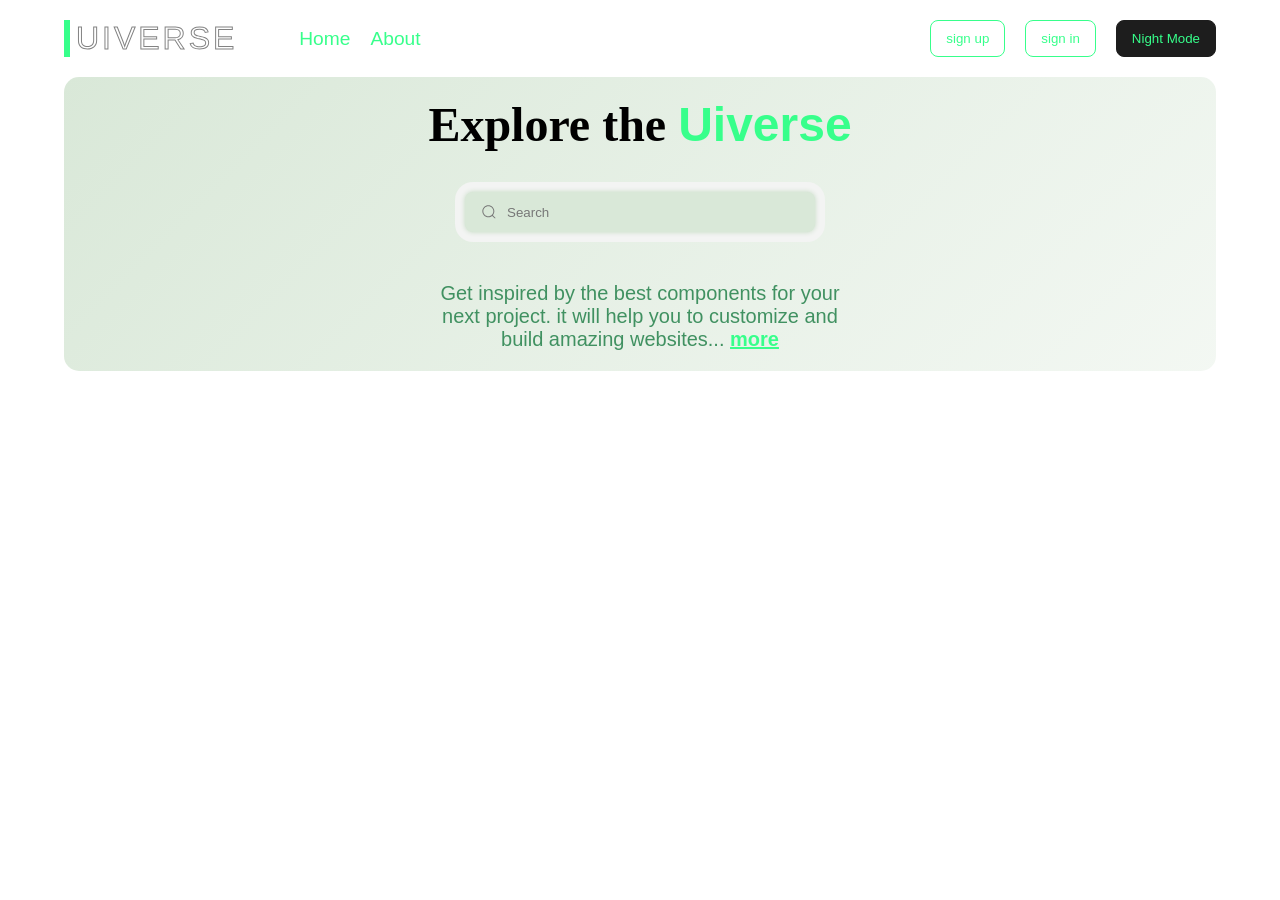
<file: index.html>
<!DOCTYPE html>
<html lang="en">
<head>
    <meta charset="UTF-8">
    <meta name="viewport" content="width=device-width, initial-scale=1.0">
    <title>Document</title>
    <link rel="stylesheet" href="style.css">
    <script src="index.js" defer></script>
</head>
<body>
    <header>
        <div class="header-container">
            <div class="left-header">
                <button class="button" data-text="Awesome">
                    <span class="actual-text">&nbsp;uiverse&nbsp;</span>
                    <span aria-hidden="true" class="hover-text">&nbsp;uiverse&nbsp;</span>
                </button>

                <nav>
                    <ul>
                        <li><a href="#">Home</a></li>
                        <li><a href="#">About</a></li>
                    </ul>
                </nav>
            </div>

            <div class="right-header">
                <button class="sign">sign up</button>
                <button class="sign">sign in</button>
                <button id="modes">Night Mode</button>

                <div class="burger">
                    <span></span>
                    <span></span>
                    <span></span>
                </div>
            </div>
        </div>

        <div class="nav-link">
            <nav>
                <ul>
                    <li><a href="#">Home</a></li>
                    <li><a href="#">About</a></li>
                </ul>
            </nav>
            <div class="signs">
                <button class="sign sign-nav">sign up</button>
                <button class="sign sign-nav">sign in</button>
            </div>
        </div>
    </header>
    <main>
        <section class="hero">
            <h1>Explore the <span class="highlight">Uiverse</span></h1>

            <form action="https://www.youtube.com/results" method="get" target="_blank">
                <div class="group">
                    <svg class="icon" aria-hidden="true" viewBox="0 0 24 24">
                        <g>
                            <path d="M21.53 20.47l-3.66-3.66C19.195 15.24 20 13.214 20 11c0-4.97-4.03-9-9-9s-9 4.03-9 9 4.03 9 9 9c2.215 0 4.24-.804 5.808-2.13l3.66 3.66c.147.146.34.22.53.22s.385-.073.53-.22c.295-.293.295-.767.002-1.06zM3.5 11c0-4.135 3.365-7.5 7.5-7.5s7.5 3.365 7.5 7.5-3.365 7.5-7.5 7.5-7.5-3.365-7.5-7.5z"></path>
                        </g>
                    </svg>
                    <input placeholder="Search" type="search" class="input" name="search_query">
                    
                    <button type="submit" style="display: none;"></button>
                </div>
            </form>

            <div class="hero-p">
                <details>
                    <summary>
                        Get inspired by the best components for your next project. it will help you to customize and build amazing websites... <span class="more-btn">more</span>
                    </summary>
                    <div class="extra-text">
                        Our library offers a vast collection of open-source UI elements, from buttons to complex layouts, all ready to be integrated into your workflow. Start creating today!
                    </div>
                </details>
            </div>
        </section>
    </main>
</body>
</html>
</file>
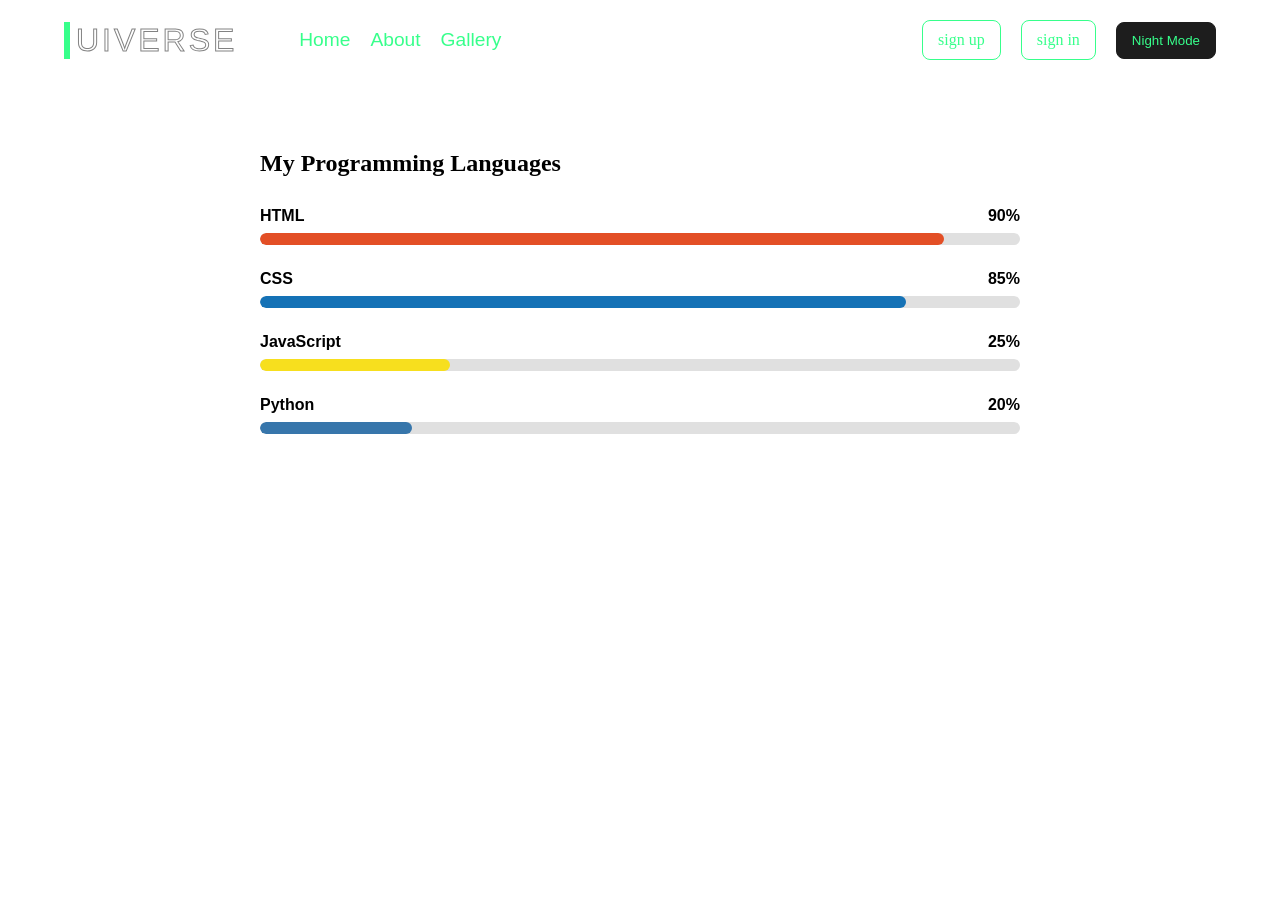
<file: about.html>
<!DOCTYPE html>
<html lang="en">
<head>
    <meta charset="UTF-8">
    <meta name="viewport" content="width=device-width, initial-scale=1.0">
    <title>Document</title>
    <link rel="stylesheet" href="./style.css">
    <script src="./index.js" defer></script>
    <script src="./about.js" defer></script>
    <link rel="stylesheet" href="./about.css">
</head>
<body>
    <header>
        <div class="header-container">
            <div class="left-header">
                <button class="button" data-text="Awesome">
                    <span class="actual-text">&nbsp;uiverse&nbsp;</span>
                    <span aria-hidden="true" class="hover-text">&nbsp;uiverse&nbsp;</span>
                </button>

                <nav>
                    <ul>
                        <li><a href="./index.html">Home</a></li>
                        <li><a href="./about.html">About</a></li>
                        <li><a href="./gallery.html">Gallery</a></li>
                    </ul>
                </nav>
            </div>

            <div class="right-header">
                <a class="sign" href="./sign_up.html">sign up</a>
                <a class="sign" href="./sign_in.html">sign in</a>
                <button id="modes">Night Mode</button>

                <div class="burger">
                    <span></span>
                    <span></span>
                    <span></span>
                </div>
            </div>
        </div>

        <div class="nav-link">
            <nav>
                <ul>
                    <li><a href="./index.html">Home</a></li>
                    <li><a href="./about.html">About</a></li>
                    <li><a href="./gallery.html">Gallery</a></li>
                </ul>
            </nav>
            <div class="signs">
                <button class="sign sign-nav">sign up</button>
                <button class="sign sign-nav">sign in</button>
            </div>
        </div>
    </header>
    <main>
        <section id="skills-section">
            <h2 class="section-title">My Programming Languages</h2>
            <div id="skills-container"></div>
        </section>
    </main>
</body>
</html>
</file>
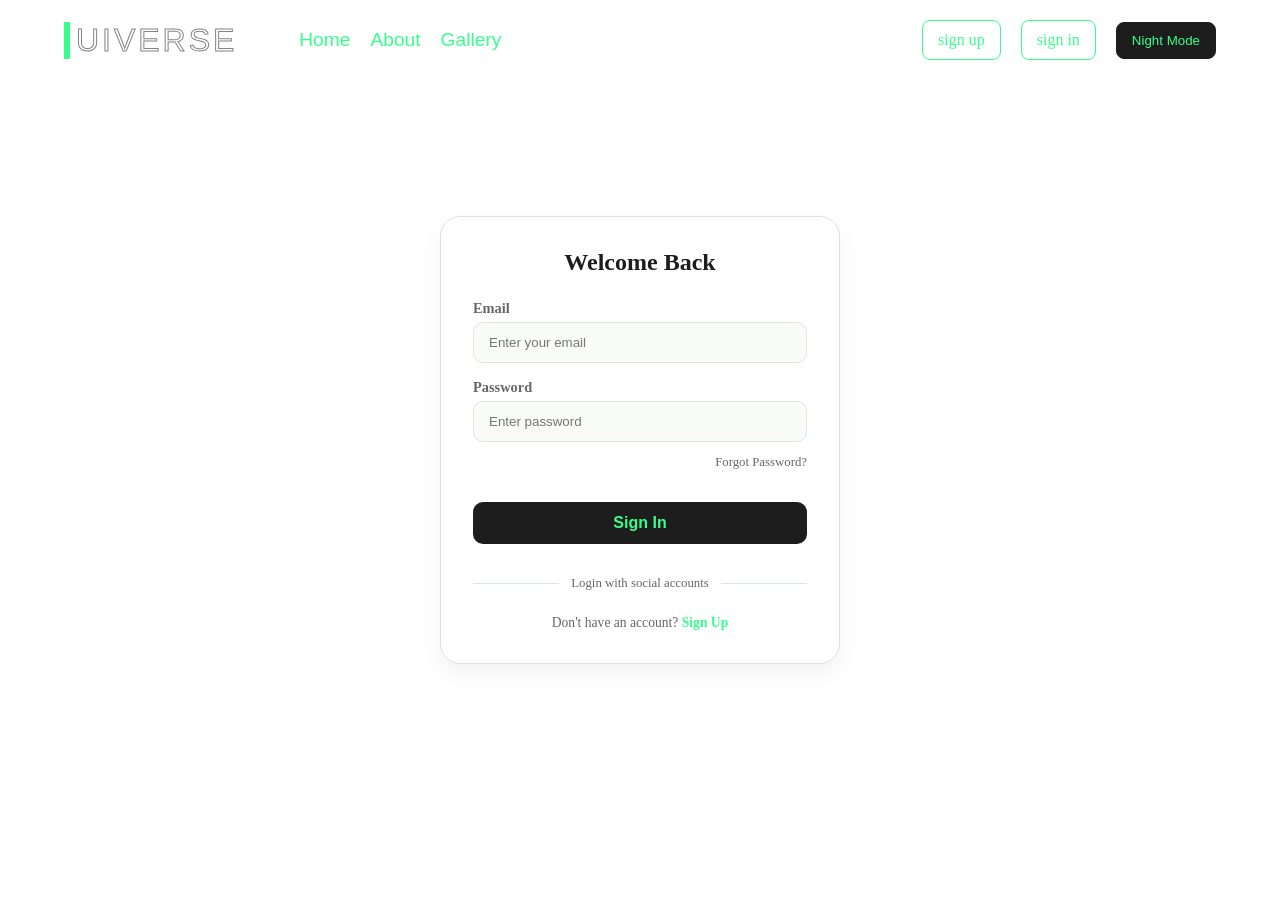
<file: sign_in.html>
<!DOCTYPE html>
<html lang="en">
<head>
    <meta charset="UTF-8">
    <meta name="viewport" content="width=device-width, initial-scale=1.0">
    <title>Document</title>
    <link rel="stylesheet" href="./sign_up_in.css">
    <link rel="stylesheet" href="./style.css">
    <script src="index.js" defer></script>
</head>
<body>
    <header>
        <div class="header-container">
            <div class="left-header">
                <button class="button" data-text="Awesome">
                    <span class="actual-text">&nbsp;uiverse&nbsp;</span>
                    <span aria-hidden="true" class="hover-text">&nbsp;uiverse&nbsp;</span>
                </button>

                <nav>
                    <ul>
                        <li><a href="./index.html">Home</a></li>
                        <li><a href="./about.html">About</a></li>
                        <li><a href="./gallery.html">Gallery</a></li>
                    </ul>
                </nav>
            </div>

            <div class="right-header">
                <a href="./sign_up.html" class="sign">sign up</a>
                <a href="./sign_in.html" class="sign">sign in</a>
                <button id="modes">Night Mode</button>

                <div class="burger">
                    <span></span>
                    <span></span>
                    <span></span>
                </div>
            </div>
        </div>

        <div class="nav-link">
            <nav>
                <ul>
                    <li><a href="./index.html">Home</a></li>
                    <li><a href="./about.html">About</a></li>
                    <li><a href="./gallery.html">Gallery</a></li>
                </ul>
            </nav>
            <div class="signs">
                <a href="./sign_up.html" class="sign sign-nav">sign up</a>
                <a href="./sign_in.html" class="sign sign-nav">sign in</a>
            </div>
        </div>
    </header>
    <main>
        <section id="sign-up-hero"> <div class="form-container">
                <p class="title">Welcome Back</p>
                <form class="form">
                    <div class="input-group">
                        <label for="email">Email</label>
                        <input type="email" name="email" id="email" placeholder="Enter your email">
                    </div>
                    <div class="input-group">
                        <label for="password">Password</label>
                        <input type="password" name="password" id="password" placeholder="Enter password">
                        <div class="forgot">
                            <a rel="noopener noreferrer" href="#">Forgot Password?</a>
                        </div>
                    </div>
                    <button class="sign-btn">Sign In</button>
                </form>
                
                <div class="social-message">
                    <div class="line"></div>
                    <p class="message">Login with social accounts</p>
                    <div class="line"></div>
                </div>
                
                <p class="signup">Don't have an account?
                    <a rel="noopener noreferrer" href="./sign_up.html" class="">Sign Up</a>
                </p>
            </div>
        </section>
    </main>
</body>
</html>
</file>
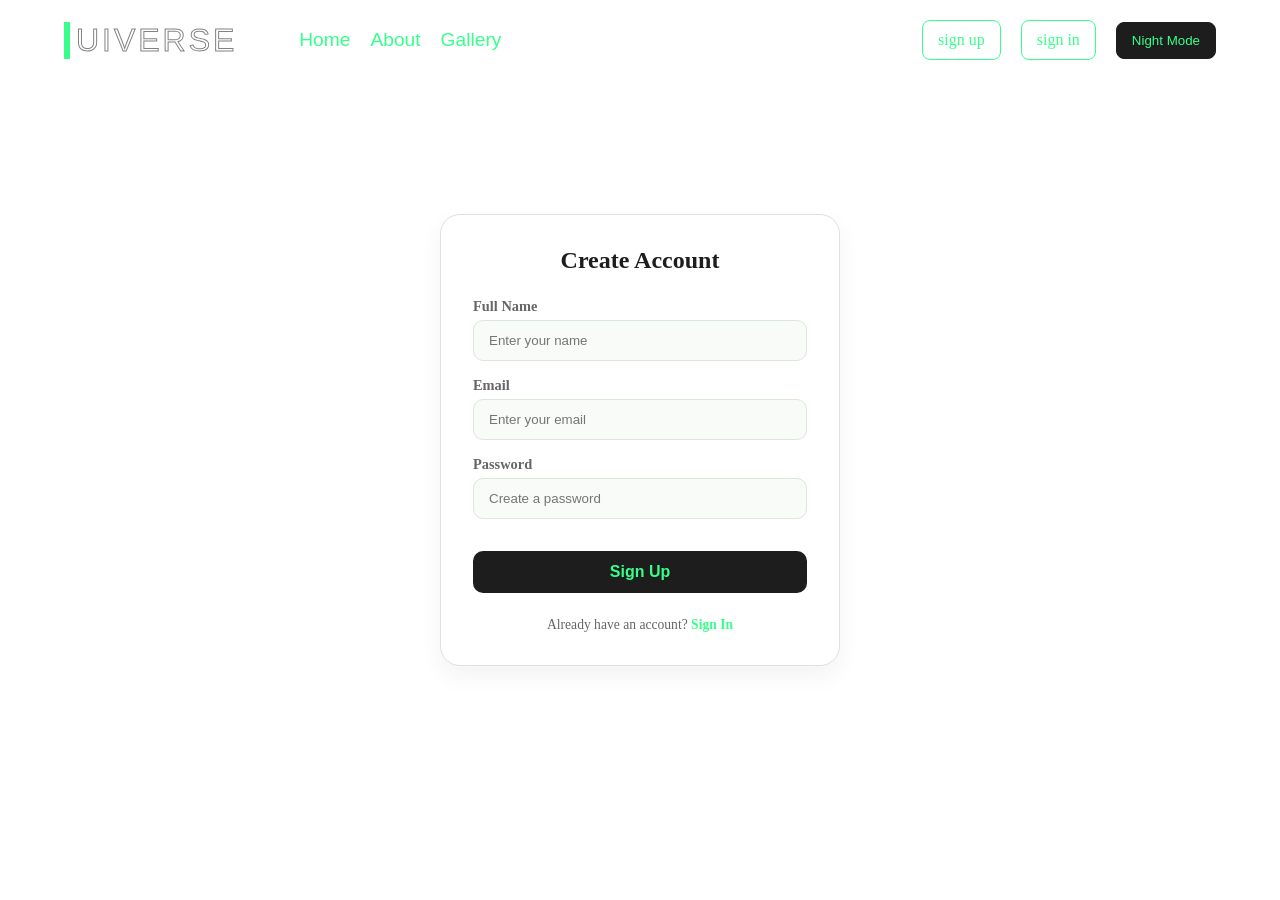
<file: sign_up.html>
<!DOCTYPE html>
<html lang="en">
<head>
    <meta charset="UTF-8">
    <meta name="viewport" content="width=device-width, initial-scale=1.0">
    <title>Document</title>
    <link rel="stylesheet" href="./sign_up_in.css">
    <link rel="stylesheet" href="./style.css">
    <script src="index.js" defer></script>
</head>
<body>
    <header>
        <div class="header-container">
            <div class="left-header">
                <button class="button" data-text="Awesome">
                    <span class="actual-text">&nbsp;uiverse&nbsp;</span>
                    <span aria-hidden="true" class="hover-text">&nbsp;uiverse&nbsp;</span>
                </button>

                <nav>
                    <ul>
                        <li><a href="./index.html">Home</a></li>
                        <li><a href="./about.html">About</a></li>
                        <li><a href="./gallery.html">Gallery</a></li>
                    </ul>
                </nav>
            </div>

            <div class="right-header">
                <a href="./sign_up.html" class="sign">sign up</a>
                <a href="./sign_in.html" class="sign">sign in</a>
                <button id="modes">Night Mode</button>

                <div class="burger">
                    <span></span>
                    <span></span>
                    <span></span>
                </div>
            </div>
        </div>

        <div class="nav-link">
            <nav>
                <ul>
                    <li><a href="./index.html">Home</a></li>
                    <li><a href="./about.html">About</a></li>
                    <li><a href="./gallery.html">Gallery</a></li>
                </ul>
            </nav>
            <div class="signs">
                <a href="./sign_up.html" class="sign sign-nav">sign up</a>
                <a href="./sign_in.html" class="sign sign-nav">sign in</a>
            </div>
        </div>
    </header>
    <main>
        <section id="sign-up-hero">
            <div class="form-container">
                <p class="title">Create Account</p>
                <form class="form">
                    <div class="input-group">
                        <label for="username">Full Name</label>
                        <input type="text" name="username" id="username" placeholder="Enter your name">
                    </div>
                    <div class="input-group">
                        <label for="email">Email</label>
                        <input type="email" name="email" id="email" placeholder="Enter your email">
                    </div>
                    <div class="input-group">
                        <label for="password">Password</label>
                        <input type="password" name="password" id="password" placeholder="Create a password">
                    </div>
                    <button class="sign-btn">Sign Up</button>
                </form>
                <p class="signup">Already have an account?
                    <a rel="noopener noreferrer" href="./sign_in.html" class="">Sign In</a>
                </p>
            </div>
        </section>
    </main>
</body>
</html>
</file>
<file: style.css>
*{
    margin: 0;
    padding: 0;
    box-sizing: border-box;
    list-style: none;
    text-decoration: none;
}

/* --------------------------real css------------------------ */

body{
    overflow-x: hidden;
}

.NightMode {
    background-color: #1d1d1d;
    color: #37FF8B;
}

.header-container {
    display: flex;
    justify-content: space-between;
    align-items: center;
    max-width: 90%;
    margin: 0 auto;
    padding: 20px 0;
}

.left-header {
    display: flex;
    align-items: center;
    gap: 50px;
}

nav{
    display: none;
}

.right-header {
    display: flex;
    align-items: center;
    gap: 20px;
}

.sign{
    display: none;
}

#modes {
    background-color: #1d1d1d;
    border: 1px solid #1d1d1d;
    color: #37FF8B;
    padding: 10px 15px;
    cursor: pointer;
    border-radius: 8px;
}

.burger{
    display: flex;
    flex-direction: column;
    gap: 5px;
    cursor: pointer;
    width: 30px;
}

.burger span{
    height: 4px;
    background-color: #37FF8B;
    border-radius: 2px;
    width: 100%;
}

/* ---------------hero--------------------- */

.hero{
    max-width: 90%;
    margin: auto;
    display: flex;
    flex-direction: column;
    padding: 20px 0;
    align-items: center;
    background: linear-gradient(135deg, #d9e8d8 0%, #d9e8d850 100%);
    border-radius: 15px;
    padding: 20px;
}

.highlight{
    color: #37FF8B;
    font-family: "Arial";
}

.group{
    margin-top: 40px;
}

.hero-p{
    margin-top: 50px;
    color: #409161;
    font-family: "Arial";
    text-align: center;
    max-width: 400px;
}


.extra-p{
    display: none;
}

.more-btn, .less-btn{
    color: #37FF8B;
    cursor: pointer;
    font-weight: bold;
    text-decoration: underline;
}

.extra-p-show {
    display: inline;
}

.NightMode .hero{
    background: linear-gradient(135deg, #2a2a2a 0%, #2a2a2a50 100%);
}

/* --------------------------about section--------------------- */

#about-hero {
    display: flex;
    justify-content: center;
    align-items: center;
    gap: 30px;
    padding: 50px 20px;
    flex-wrap: wrap;
}

.pricing-card {
    background: white;
    border-radius: 20px;
    width: 300px;
    border: 1px solid #e0e0e0;
    position: relative;
    overflow: hidden;
    transition: transform 0.3s ease;
    box-shadow: 0 10px 30px rgba(0, 0, 0, 0.05);
}

.pricing-card:hover {
    transform: translateY(-10px);
}

.badge {
    background: #4a148c;
    color: white;
    text-align: center;
    padding: 8px 0;
    font-size: 12px;
    font-weight: bold;
    letter-spacing: 1px;
}

.card-content {
    padding: 40px 30px;
    text-align: center;
}

.plan-name {
    font-size: 22px;
    color: #333;
    margin-bottom: 20px;
}

.price-box {
    margin-bottom: 30px;
}

.amount {
    font-size: 48px;
    font-weight: bold;
    color: #1d1d1d;
}

.currency, .period {
    font-size: 20px;
    color: #666;
}

.upgrade-btn {
    background: #ff0050; 
    color: white;
    border: none;
    width: 100%;
    padding: 15px;
    border-radius: 50px;
    font-weight: bold;
    font-size: 14px;
    cursor: pointer;
    margin-bottom: 30px;
    transition: 0.3s;
}

.upgrade-btn:hover {
    background: #e60048;
    box-shadow: 0 5px 15px rgba(255, 0, 80, 0.3);
}

.features {
    list-style: none;
    text-align: left;
    padding: 0;
}

.features li {
    margin-bottom: 15px;
    font-size: 14px;
    color: #444;
    display: flex;
    align-items: center;
    gap: 10px;
}

.check {
    background: #efefff;
    color: #6366f1;
    width: 22px;
    height: 22px;
    display: flex;
    align-items: center;
    justify-content: center;
    border-radius: 50%;
    font-size: 12px;
}

.NightMode .pricing-card {
    background: #2a2a2a;
    border-color: #444;
}

.NightMode .plan-name, .NightMode .amount {
    color: #37FF8B;
}

.NightMode .features li {
    color: #ccc;
}

/* --------------------------nav bar--------------------- */
.nav-link {
    position: fixed;
    top: 80px;
    right: 0;
    width: 50%;  
    height: calc(100vh - 80px);
    background-color: rgb(240, 240, 240);
    display: flex;
    flex-direction: column;
    justify-content: flex-start; 
    padding: 20px; 
    gap: 30px;
    align-items: flex-start;
    transform: translateX(100%);
    transition: .5s;
    z-index: 10;
    border-radius: 15px 0 0 15px;
}

.nav-link nav {
    display: block !important;
}

.nav-link nav ul {
    display: flex;
    flex-direction: column;
    gap: 10px;
    align-items: center;
}

.nav-link nav ul li a {
    color: #37FF8B;
    font-size: 1.5em;
    font-family: "Arial";
    transition: 0.3s;
}

.signs {
    display: flex;
    flex-direction: column;
    gap: 15px;
    align-items: flex-start;
    width: 100%; 
}

.sign-nav {
    display: block;
    background-color: transparent;
    border: 1px solid #37FF8B;
    color: #37FF8B;
    padding: 12px 20px;
    cursor: pointer;
    border-radius: 8px;
    width: 80%;
    max-width: 150px;
}

.nav-link.active {
    transform: translateX(0);
}

.NightMode .nav-link {
    background-color: #2a2a2a;
}

.NightMode .nav-link a {
    color: #37FF8B;
}
/* --------------------------logo------------------------ */


.button {
    margin: 0;
    height: auto;
    background: transparent;
    padding: 0;
    border: none;
    cursor: pointer;
}

.button {
    --border-right: 6px;
    --text-stroke-color: rgba(46, 46, 46, 0.6);
    --animation-color: #37FF8B;
    --fs-size: 2em;
    letter-spacing: 3px;
    text-decoration: none;
    font-size: var(--fs-size);
    font-family: "Arial";
    position: relative;
    text-transform: uppercase;
    color: transparent;
    -webkit-text-stroke: 1px var(--text-stroke-color);
}

.NightModeLogo{
    --text-stroke-color: rgba(255, 255, 255, 0.6);
}

.hover-text {
    position: absolute;
    box-sizing: border-box;
    content: attr(data-text);
    color: var(--animation-color);
    width: 0%;
    inset: 0;
    border-right: var(--border-right) solid var(--animation-color);
    overflow: hidden;
    transition: 0.5s;
    -webkit-text-stroke: 1px var(--animation-color);
}

.button:hover .hover-text {
    width: 100%;
    filter: drop-shadow(0 0 23px var(--animation-color))
}


/* ------------------------search-hero--------------------- */

/* From Uiverse.io by alexruix */ 
.group {
    display: flex;
    line-height: 28px;
    align-items: center;
    position: relative;
    max-width: 300px;
}

.input {
    height: 40px;
    line-height: 28px;
    padding: 0 1rem;
    width: 100%;
    padding-left: 2.5rem;
    border: 2px solid transparent;
    border-radius: 8px;
    outline: none;
    background-color: #D9E8D8;
    color: #0d0c22;
    box-shadow: 0 0 5px #C1D9BF, 0 0 0 10px #f5f5f5eb;
    transition: .3s ease;
}

.input::placeholder {
    color: #777;
}

.icon {
    position: absolute;
    left: 1rem;
    fill: #777;
    width: 1rem;
    height: 1rem;
}

.NightMode .input {
    background-color: #2a2a2a; 
    color: #37FF8B;         
    box-shadow: 0 0 5px #111, 0 0 0 10px #252525; 
}

.NightMode .input::placeholder {
    color: #555;
}

.NightMode .icon {
    fill: #37FF8B;
}

.NightMode .input:focus {
    border-color: #37FF8B;
    box-shadow: 0 0 15px rgba(55, 255, 139, 0.2), 0 0 0 10px #252525;
}






/* ----------------------meadia---------------------------- */

@media (min-width: 768px) {
    .sign{
        display: block;
        background-color: transparent;
        border: none;
        color: #37FF8B;
        padding: 10px 15px;
        cursor: pointer;
        border-radius: 8px;
        border: #37FF8B solid 1px;
    }

    .nav-link {
        padding: 60px;
    }

    .hero h1{
        font-size: 2.3em;
    }

    .group{
        width: 900px;
    }

    summary{
        font-size: 20px;
    }

    .extra-text{
        font-size: 20px;
    }
}

@media (min-width: 1024px) {
    nav{
        display: block;
    }

    nav ul{
        display: flex;
        gap: 20px;
    }

    nav ul li a{
        color: #37FF8B;
        font-size: 1.2em;
        font-family: "Arial";
        transition: 0.3s;
    }

    .burger{
        display: none;
    }

    .hero h1{
        font-size: 3em;
    }

    .group{
        max-width: 350px;
    }
}

@media (min-width: 1300px) {
    .header-container{
        max-width: 1200px;
    }

    .hero{
        max-width: 1200px;
    }
}
</file>
<file: about.css>
#skills-section {
    max-width: 800px;
    margin: 50px auto;
    padding: 20px;
}

#skills-container {
    margin-top: 30px;
}

.skill-item {
    margin-bottom: 25px;
}

.skill-info {
    display: flex;
    justify-content: space-between;
    margin-bottom: 8px;
    font-family: Arial;
    font-weight: bold;
}

.progress-bar {
    width: 100%;
    height: 12px;
    background-color: #e0e0e0;
    border-radius: 10px;
    overflow: hidden;
}

.progress-fill {
    height: 100%;
    border-radius: 10px;
    transition: width 1s ease-in-out;
}

.NightMode .progress-bar {
    background-color: #444;
}
.NightMode .skill-info {
    color: #37FF8B;
}
</file>
<file: sign_up_in.css>
*{
    margin: 0;
    padding: 0;
    box-sizing: border-box;
}

#sign-up-hero {
    display: flex;
    justify-content: center;
    align-items: center;
    min-height: 80vh;
    padding: 20px;
}

.form-container {
    width: 100%;
    max-width: 400px;
    background-color: #fff;
    padding: 2rem;
    border-radius: 20px;
    box-shadow: 0 10px 25px rgba(0,0,0,0.05);
    border: 1px solid #e0e0e0;
}

.title {
    font-size: 1.5rem;
    font-weight: 700;
    text-align: center;
    color: #1d1d1d;
    margin-bottom: 1.5rem;
}

.form {
    display: flex;
    flex-direction: column;
    gap: 1rem;
}

.input-group {
    display: flex;
    flex-direction: column;
    gap: 5px;
}

.input-group label {
    font-size: 0.9rem;
    color: #666;
    font-weight: 600;
}

.input-group input {
    padding: 12px 15px;
    border-radius: 10px;
    border: 1px solid #d9e8d8;
    background-color: #f9fbf9;
    outline: none;
    transition: 0.3s;
}

.input-group input:focus {
    border-color: #37FF8B;
    box-shadow: 0 0 0 3px rgba(55, 255, 139, 0.1);
}

.sign-btn {
    margin-top: 1rem;
    padding: 12px;
    border: none;
    border-radius: 10px;
    background-color: #1d1d1d;
    color: #37FF8B;
    font-weight: bold;
    font-size: 1rem;
    cursor: pointer;
    transition: 0.3s;
}

.sign-btn:hover {
    background-color: #37FF8B;
    color: #1d1d1d;
}

.signup {
    text-align: center;
    font-size: 0.85rem;
    margin-top: 1.5rem;
    color: #666;
}

.signup a {
    color: #37FF8B;
    font-weight: bold;
}

.NightMode .form-container {
    background-color: #2a2a2a;
    border-color: #37FF8B;
    box-shadow: 0 0 20px rgba(55, 255, 139, 0.05);
}

.NightMode .title {
    color: #fff; 
}

.NightMode .input-group label { 
    color: #aaa; 
}

.NightMode .input-group input {
    background-color: #1d1d1d;
    border-color: #444;
    color: #fff;
}
.NightMode .input-group input:focus { 
    border-color: #37FF8B; 
}

.NightMode .signup { 
    color: #aaa; 
}

.forgot {
    display: flex;
    justify-content: flex-end;
    margin-top: 8px;
}

.forgot a {
    color: #666;
    font-size: 0.8rem;
    text-decoration: none;
}

.forgot a:hover {
    color: #37FF8B;
    text-decoration: underline;
}

.social-message {
    display: flex;
    align-items: center;
    padding-top: 1rem;
    margin-top: 1rem;
}

.line {
    height: 1px;
    flex: 1 1 0%;
    background-color: #d9e8d8;
}

.message {
    padding-left: 0.75rem;
    padding-right: 0.75rem;
    font-size: 0.8rem;
    color: #666;
}

.NightMode .line {
    background-color: #444;
}

.NightMode .message, .NightMode .forgot a {
    color: #aaa;
}
</file>
